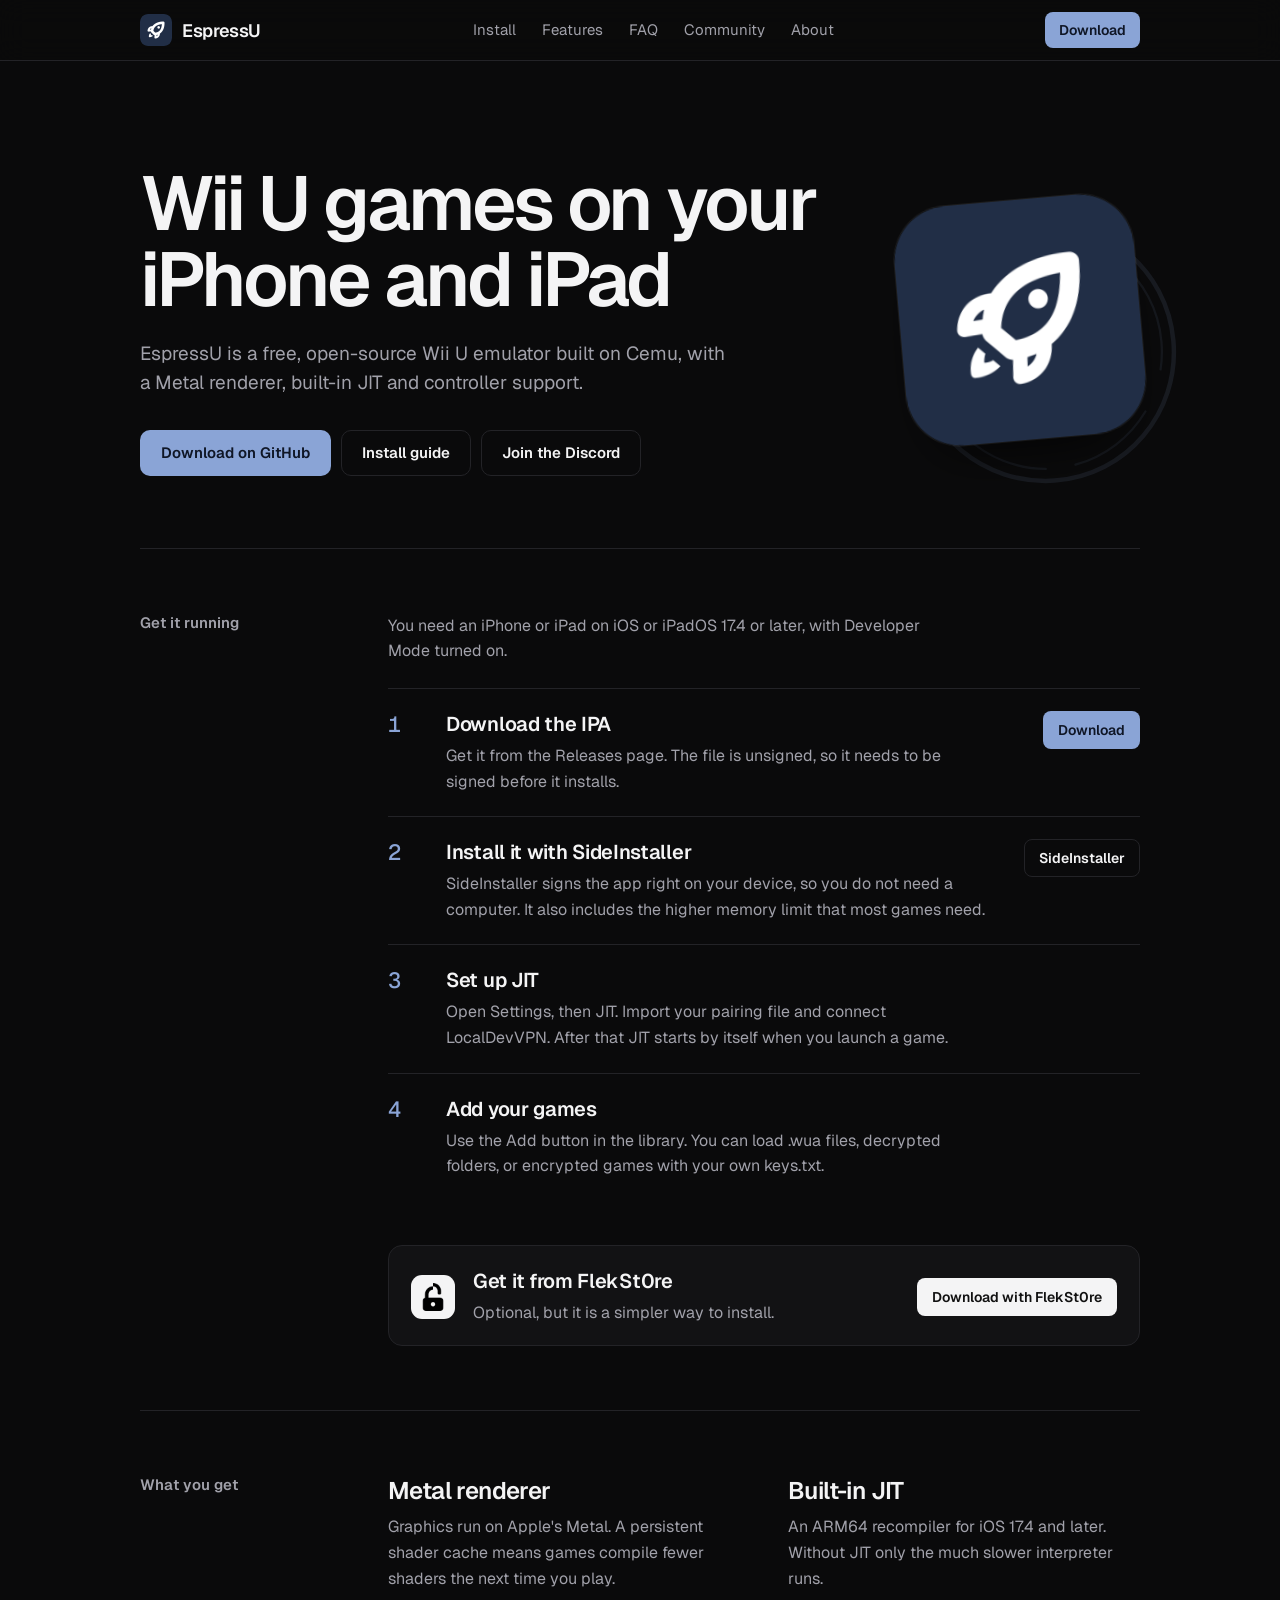
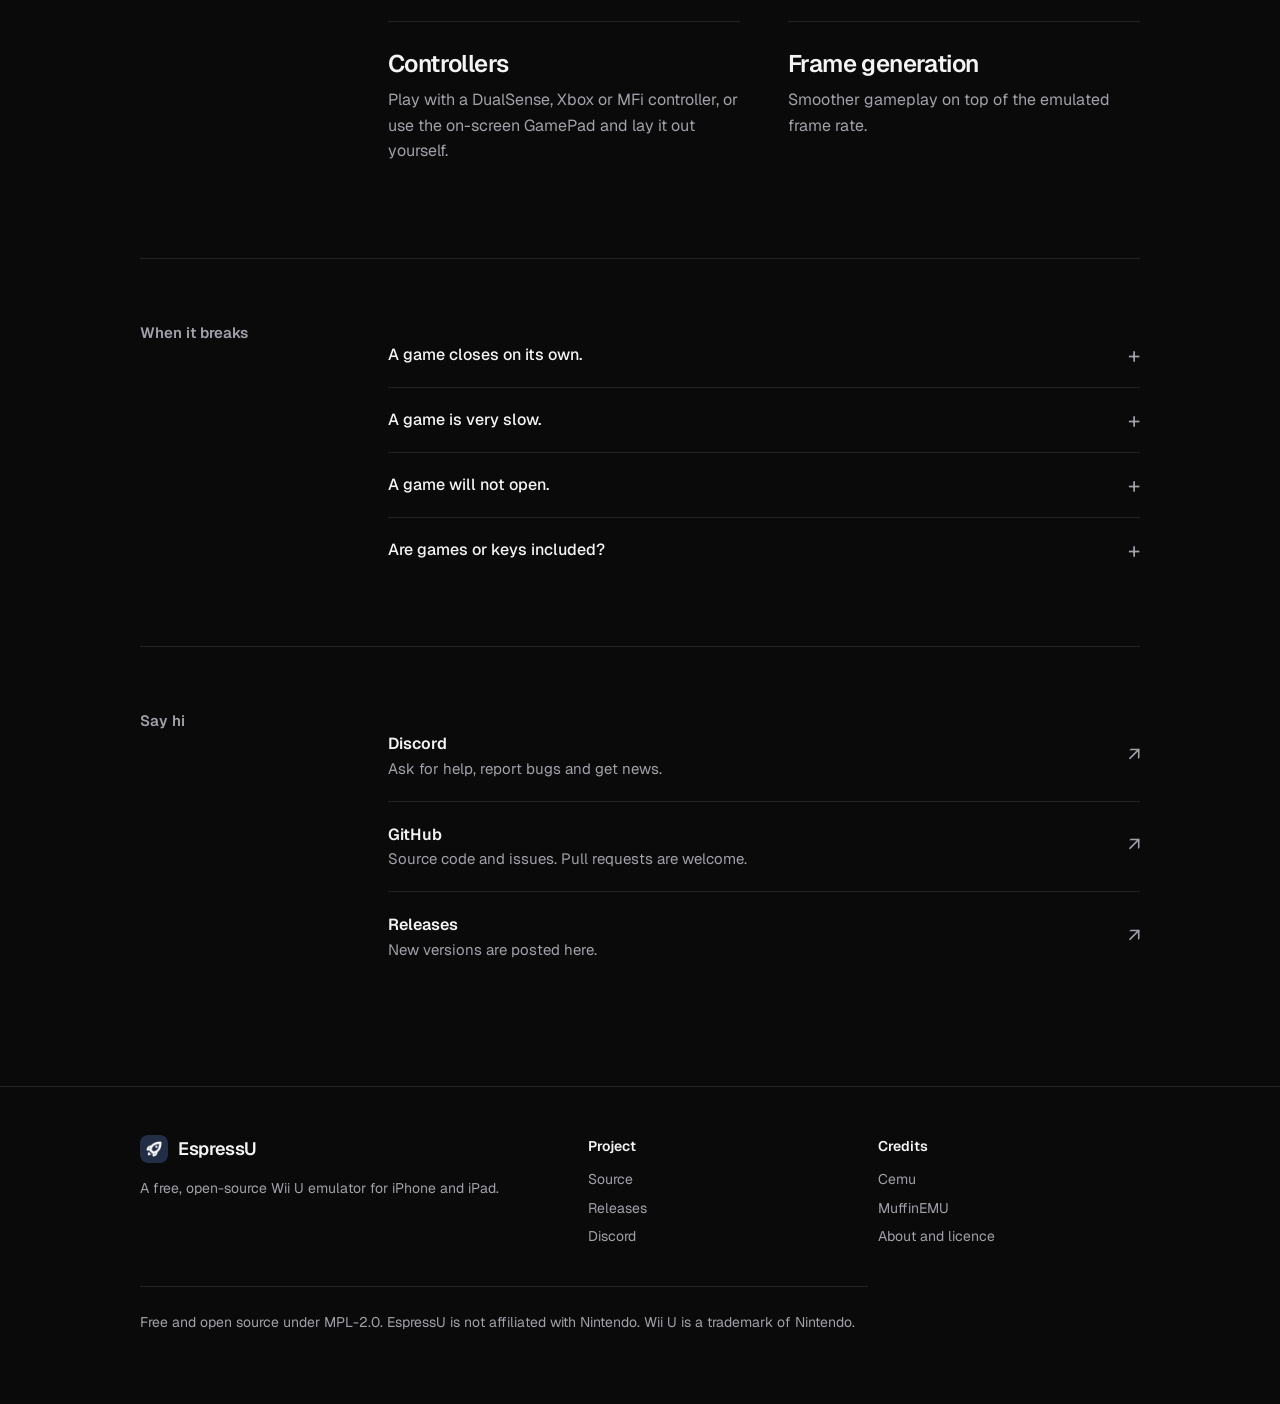
<file: index.html>
<!doctype html>
<html lang="en">
<head>
<meta charset="utf-8">
<meta name="viewport" content="width=device-width, initial-scale=1, viewport-fit=cover">
<title>EspressU - Wii U emulator for iPhone and iPad</title>
<link rel="icon" href="assets/icon.png">
<meta name="description" content="EspressU is a free, open-source Wii U emulator for iPhone and iPad, built on Cemu. Bring your own legally dumped games.">

<meta name="color-scheme" content="dark">
<meta property="og:title" content="EspressU - Wii U emulator for iPhone and iPad"><meta property="og:description" content="EspressU is a free, open-source Wii U emulator for iPhone and iPad, built on Cemu. Bring your own legally dumped games."><meta property="og:image" content="assets/icon.png">
<link rel="preconnect" href="https://fonts.googleapis.com"><link rel="preconnect" href="https://fonts.gstatic.com" crossorigin>
<link href="https://fonts.googleapis.com/css2?family=Geist:wght@400;500;600;700&family=Geist+Mono:wght@500&display=swap" rel="stylesheet">
<link rel="stylesheet" href="assets/style.css">
</head>
<body>
<a class="skip" href="#main">Skip to content</a>
<header class="bar"><div class="bar-in">
  <a class="brand" href="index.html" aria-label="EspressU home"><img src="assets/icon.png" width="32" height="32" alt="">EspressU</a>
  <nav class="main" id="nav" aria-label="Main"><a href="index.html#install">Install</a><a href="index.html#features">Features</a><a href="index.html#faq">FAQ</a><a href="index.html#community">Community</a><a href="about.html">About</a></nav>
  <div class="tools"><a class="get" href="https://github.com/EspressU/EspressU-Emu/releases">Download</a>
  <button class="icon-btn burger" id="burger" type="button" aria-label="Open menu" aria-expanded="false" aria-controls="nav"><svg viewBox="0 0 24 24" width="20" height="20" fill="none" stroke="currentColor" stroke-width="1.8" stroke-linecap="round" stroke-linejoin="round" aria-hidden="true"><path d="M4 7h16M4 12h16M4 17h16"/></svg></button></div>
</div></header>
<div class="wrap">
<main id="main">
<div class="hero">
  <div>
    <h1>Wii U games on your iPhone and iPad</h1>
    <p class="lead">EspressU is a free, open-source Wii U emulator built on Cemu, with a Metal renderer, built-in JIT and controller support.</p>
    <div class="cta"><a class="btn main" href="https://github.com/EspressU/EspressU-Emu/releases">Download on GitHub</a><a class="btn alt" href="#install">Install guide</a><a class="btn alt" href="https://discord.gg/HPRJGXTEt8">Join the Discord</a></div>
  </div>
  <div class="art"><img src="assets/icon.png" alt="EspressU app icon"></div>
</div>
<section class="sec" id="install"><h2>Get it running</h2><div class="sec-body"><p class="intro" style="margin-bottom:24px">You need an iPhone or iPad on iOS or iPadOS 17.4 or later, with Developer Mode turned on.</p><ol class="steps"><li><span class="n">1</span><div><h3>Download the IPA</h3><p>Get it from the Releases page. The file is unsigned, so it needs to be signed before it installs.</p></div><div class="act"><a class="mini dl" href="https://github.com/EspressU/EspressU-Emu/releases">Download</a></div></li><li><span class="n">2</span><div><h3>Install it with SideInstaller</h3><p>SideInstaller signs the app right on your device, so you do not need a computer. It also includes the higher memory limit that most games need.</p></div><div class="act"><a class="mini" href="https://sideinstaller.net/">SideInstaller</a></div></li><li><span class="n">3</span><div><h3>Set up JIT</h3><p>Open Settings, then JIT. Import your pairing file and connect LocalDevVPN. After that JIT starts by itself when you launch a game.</p></div><div class="act"></div></li><li><span class="n">4</span><div><h3>Add your games</h3><p>Use the Add button in the library. You can load .wua files, decrypted folders, or encrypted games with your own keys.txt.</p></div><div class="act"></div></li></ol><ol class="steps alt-src"><li><span class="n"><img src="assets/flekstore.png" alt="" width="28" height="28"></span><div><h3>Get it from FlekSt0re</h3><p>Optional, but it is a simpler way to install.</p></div><div class="act"><a class="mini flek" href="https://flekstore.com/espressu">Download with FlekSt0re</a></div></li></ol></div></section>
<section class="sec" id="features"><h2>What you get</h2><div class="sec-body"><dl class="rows"><div><dt>Metal renderer</dt><dd>Graphics run on Apple's Metal. A persistent shader cache means games compile fewer shaders the next time you play.</dd></div><div><dt>Built-in JIT</dt><dd>An ARM64 recompiler for iOS 17.4 and later. Without JIT only the much slower interpreter runs.</dd></div><div><dt>Controllers</dt><dd>Play with a DualSense, Xbox or MFi controller, or use the on-screen GamePad and lay it out yourself.</dd></div><div><dt>Frame generation</dt><dd>Smoother gameplay on top of the emulated frame rate.</dd></div></dl></div></section>
<section class="sec" id="faq"><h2>When it breaks</h2><div class="sec-body"><details><summary>A game closes on its own.</summary><p>It most likely ran out of memory. Install EspressU with SideInstaller, which raises the limit.</p></details><details><summary>A game is very slow.</summary><p>JIT is probably off. Check that LocalDevVPN is connected and that the pairing file is imported.</p></details><details><summary>A game will not open.</summary><p>Encrypted games need your own keys.txt. Games can also be .wua files or decrypted folders.</p></details><details><summary>Are games or keys included?</summary><p>No. You need your own dumps from your own Wii U.</p></details></div></section>
<section class="sec" id="community"><h2>Say hi</h2><div class="sec-body"><ul class="links"><li><a href="https://discord.gg/HPRJGXTEt8"><span><b>Discord</b><small>Ask for help, report bugs and get news.</small></span><i aria-hidden="true">&nearr;</i></a></li><li><a href="https://github.com/EspressU/EspressU-Emu"><span><b>GitHub</b><small>Source code and issues. Pull requests are welcome.</small></span><i aria-hidden="true">&nearr;</i></a></li><li><a href="https://github.com/EspressU/EspressU-Emu/releases"><span><b>Releases</b><small>New versions are posted here.</small></span><i aria-hidden="true">&nearr;</i></a></li></ul></div></section>
</main>
</div>
<footer><div class="wrap">
  <div class="foot-grid">
    <div><a class="brand" href="index.html"><img src="assets/icon.png" width="28" height="28" alt="">EspressU</a>
      <p>A free, open-source Wii U emulator for iPhone and iPad.</p></div>
    <div><p class="ft">Project</p><a href="https://github.com/EspressU/EspressU-Emu">Source</a><a href="https://github.com/EspressU/EspressU-Emu/releases">Releases</a><a href="https://discord.gg/HPRJGXTEt8">Discord</a></div>
    <div><p class="ft">Credits</p><a href="https://github.com/cemu-project/Cemu">Cemu</a><a href="https://github.com/MuffinEMU/Muffin-EMU">MuffinEMU</a><a href="about.html">About and licence</a></div>
  </div>
  <p class="legal">Free and open source under MPL-2.0. EspressU is not affiliated with Nintendo. Wii U is a trademark of Nintendo.</p>
</div></footer>
<script src="assets/site.js"></script>
</body>
</html>
</file>
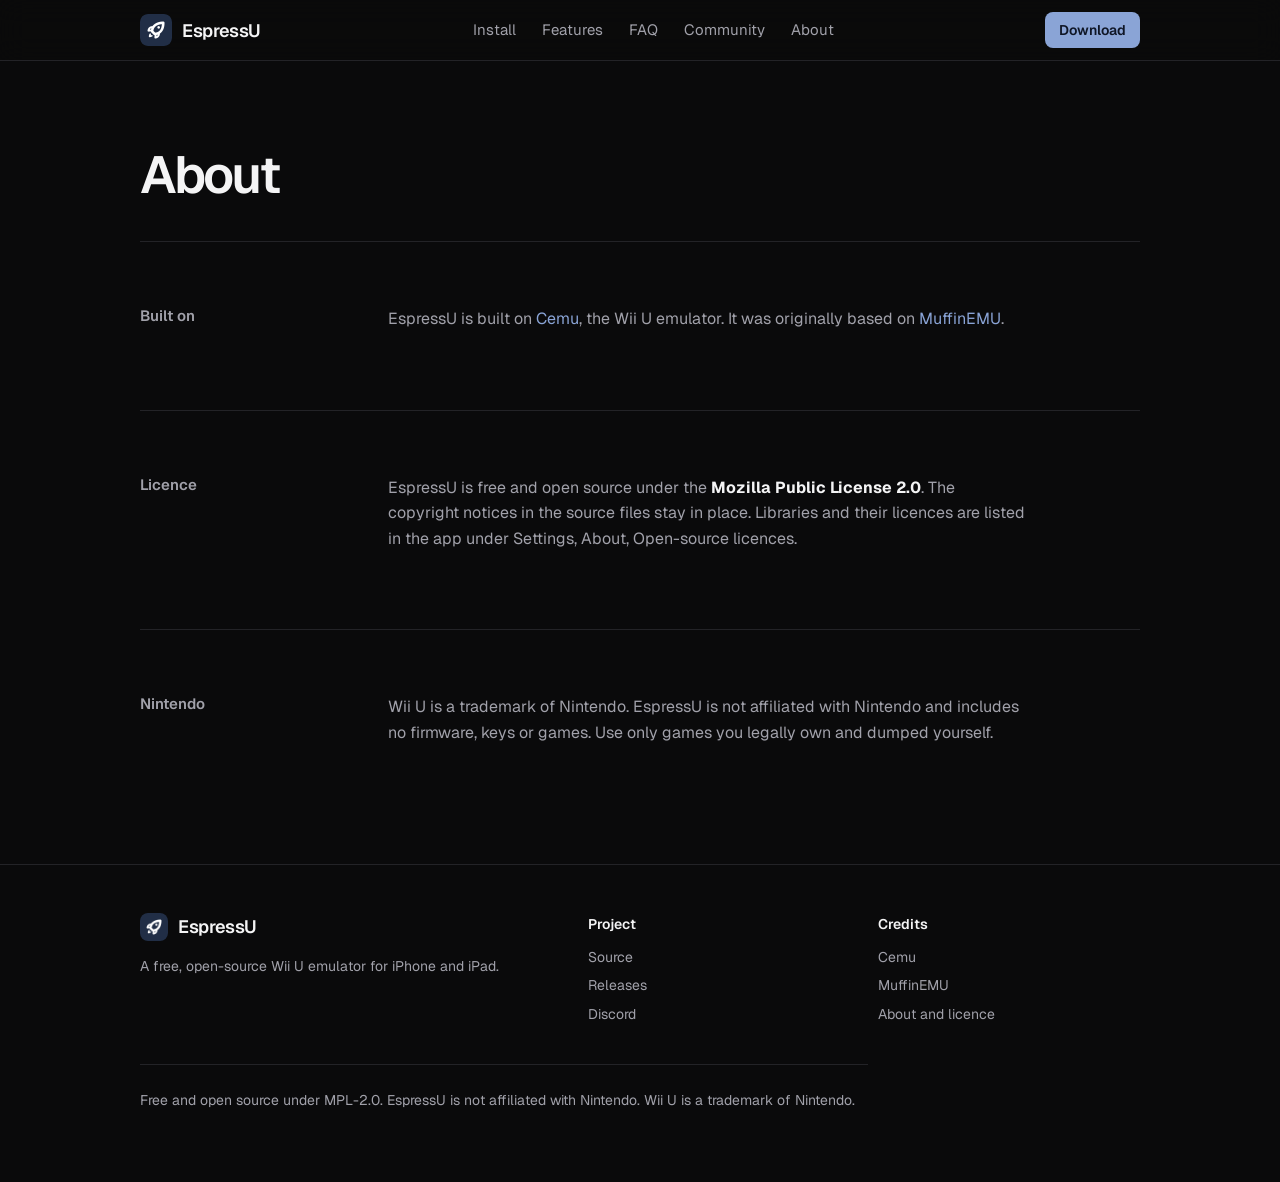
<file: about.html>
<!doctype html>
<html lang="en">
<head>
<meta charset="utf-8">
<meta name="viewport" content="width=device-width, initial-scale=1, viewport-fit=cover">
<title>About - EspressU</title>
<link rel="icon" href="assets/icon.png">
<meta name="description" content="What EspressU is built on, how it is licensed, and its credits.">

<meta name="color-scheme" content="dark">
<meta property="og:title" content="About - EspressU"><meta property="og:description" content="What EspressU is built on, how it is licensed, and its credits."><meta property="og:image" content="assets/icon.png">
<link rel="preconnect" href="https://fonts.googleapis.com"><link rel="preconnect" href="https://fonts.gstatic.com" crossorigin>
<link href="https://fonts.googleapis.com/css2?family=Geist:wght@400;500;600;700&family=Geist+Mono:wght@500&display=swap" rel="stylesheet">
<link rel="stylesheet" href="assets/style.css">
</head>
<body>
<a class="skip" href="#main">Skip to content</a>
<header class="bar"><div class="bar-in">
  <a class="brand" href="index.html" aria-label="EspressU home"><img src="assets/icon.png" width="32" height="32" alt="">EspressU</a>
  <nav class="main" id="nav" aria-label="Main"><a href="index.html#install">Install</a><a href="index.html#features">Features</a><a href="index.html#faq">FAQ</a><a href="index.html#community">Community</a><a href="about.html">About</a></nav>
  <div class="tools"><a class="get" href="https://github.com/EspressU/EspressU-Emu/releases">Download</a>
  <button class="icon-btn burger" id="burger" type="button" aria-label="Open menu" aria-expanded="false" aria-controls="nav"><svg viewBox="0 0 24 24" width="20" height="20" fill="none" stroke="currentColor" stroke-width="1.8" stroke-linecap="round" stroke-linejoin="round" aria-hidden="true"><path d="M4 7h16M4 12h16M4 17h16"/></svg></button></div>
</div></header>
<div class="wrap">
<main id="main">
<div class="page-hero"><h1>About</h1></div>
<section class="sec"><h2>Built on</h2><div class="sec-body prose"><p>EspressU is built on <a href="https://github.com/cemu-project/Cemu">Cemu</a>, the Wii U emulator. It was originally based on <a href="https://github.com/MuffinEMU/Muffin-EMU">MuffinEMU</a>.</p></div></section>
<section class="sec"><h2>Licence</h2><div class="sec-body prose"><p>EspressU is free and open source under the <strong>Mozilla Public License 2.0</strong>. The copyright notices in the source files stay in place. Libraries and their licences are listed in the app under Settings, About, Open-source licences.</p></div></section>
<section class="sec"><h2>Nintendo</h2><div class="sec-body prose"><p>Wii U is a trademark of Nintendo. EspressU is not affiliated with Nintendo and includes no firmware, keys or games. Use only games you legally own and dumped yourself.</p></div></section>
</main>
</div>
<footer><div class="wrap">
  <div class="foot-grid">
    <div><a class="brand" href="index.html"><img src="assets/icon.png" width="28" height="28" alt="">EspressU</a>
      <p>A free, open-source Wii U emulator for iPhone and iPad.</p></div>
    <div><p class="ft">Project</p><a href="https://github.com/EspressU/EspressU-Emu">Source</a><a href="https://github.com/EspressU/EspressU-Emu/releases">Releases</a><a href="https://discord.gg/HPRJGXTEt8">Discord</a></div>
    <div><p class="ft">Credits</p><a href="https://github.com/cemu-project/Cemu">Cemu</a><a href="https://github.com/MuffinEMU/Muffin-EMU">MuffinEMU</a><a href="about.html">About and licence</a></div>
  </div>
  <p class="legal">Free and open source under MPL-2.0. EspressU is not affiliated with Nintendo. Wii U is a trademark of Nintendo.</p>
</div></footer>
<script src="assets/site.js"></script>
</body>
</html>
</file>
<file: assets/style.css>
:root{
  color-scheme:dark;
  --bg:#0a0a0b; --bg2:#141416; --card:#121214; --line:#232327;
  --fg:#f4f4f5; --muted:#a1a1aa; --accent:#8aa4d6; --accent2:#aec2e8; --on:#0f1626;
  --glass:rgba(10,10,11,.8);
}
*{box-sizing:border-box}
html{scroll-behavior:smooth;scroll-padding-top:80px}
@media (prefers-reduced-motion:reduce){html{scroll-behavior:auto}*{transition:none!important}}
body{margin:0;background:var(--bg);color:var(--fg);font:16px/1.6 'Geist',system-ui,sans-serif;-webkit-font-smoothing:antialiased;
  padding-left:max(16px,env(safe-area-inset-left,0px));padding-right:max(16px,env(safe-area-inset-right,0px))}
a{color:inherit}
:focus-visible{outline:2px solid var(--accent);outline-offset:3px;border-radius:6px}
.wrap{max-width:1000px;margin:0 auto}
.skip{position:absolute;left:-999px;top:8px;background:var(--accent);color:var(--on);padding:8px 14px;border-radius:8px;z-index:50}
.skip:focus{left:8px}

/* header */
.bar{position:sticky;top:0;z-index:40;margin:0 calc(50% - 50vw);padding:0 max(16px,calc(50vw - 500px));background:var(--glass);
  backdrop-filter:blur(14px);-webkit-backdrop-filter:blur(14px);border-bottom:1px solid var(--line)}
.bar-in{display:flex;align-items:center;justify-content:space-between;gap:12px;height:60px}
.brand{display:inline-flex;align-items:center;gap:10px;font:600 18px 'Geist',sans-serif;text-decoration:none;letter-spacing:-.02em}
.brand img{border-radius:8px}
nav.main{display:flex;gap:2px}
nav.main a{padding:8px 12px;border-radius:8px;text-decoration:none;color:var(--muted);font-size:15px;transition:color .15s}
nav.main a:hover{color:var(--fg)}
.tools{display:flex;gap:8px;align-items:center}
.icon-btn{width:38px;height:38px;padding:0;-webkit-appearance:none;appearance:none;border-radius:8px;border:1px solid var(--line);background:none;color:var(--fg);display:grid;place-items:center;cursor:pointer}
.burger{display:none}
.get{display:inline-flex;align-items:center;height:36px;padding:0 14px;border-radius:8px;font-weight:600;font-size:14px;text-decoration:none;background:var(--accent);color:var(--on)}
.get:hover{background:var(--accent2)}

/* buttons */
.cta{display:flex;gap:10px;flex-wrap:wrap}
.btn{display:inline-flex;align-items:center;justify-content:center;min-height:46px;padding:0 20px;border-radius:10px;font:600 15px 'Geist',sans-serif;text-decoration:none;border:1px solid var(--line);color:inherit;background:none;cursor:pointer}
.btn.main{background:var(--accent);color:var(--on);border-color:transparent}
.btn.main:hover{background:var(--accent2)}
.btn.alt:hover{background:var(--card);border-color:var(--muted)}
.mini{display:inline-flex;align-items:center;justify-content:center;min-height:38px;padding:0 14px;border-radius:8px;border:1px solid var(--line);font:600 14px 'Geist',sans-serif;text-decoration:none;color:inherit;white-space:nowrap}
.mini:hover{border-color:var(--muted);background:var(--card)}
.mini.dl{background:var(--accent);color:var(--on);border-color:transparent}
.mini.dl:hover{background:var(--accent2)}

/* hero */
.hero{display:grid;grid-template-columns:1fr auto;gap:64px;align-items:center;padding:104px 0 72px}
.hero>*{min-width:0}
h1{font:600 clamp(40px,6.6vw,76px)/1 'Geist',sans-serif;letter-spacing:-.04em;margin:0 0 22px;text-wrap:balance}
.lead{font-size:19px;line-height:1.55;color:var(--muted);max-width:31em;margin:0 0 32px}
.specs{display:grid;grid-template-columns:repeat(4,1fr);border:1px solid var(--line);border-radius:14px;margin:0 0 24px}
.specs div{padding:20px 22px;border-left:1px solid var(--line)}
.specs div:first-child{border-left:0}
.specs b{display:block;font:600 24px 'Geist',sans-serif;letter-spacing:-.03em}
.specs span{color:var(--muted);font-size:14px}
.meta{margin:22px 0 0;color:var(--muted);font:500 13px 'Geist Mono',monospace;letter-spacing:.02em}
.art img{display:block;width:240px;height:auto;border-radius:22.5%;box-shadow:0 0 0 1px rgba(255,255,255,.07),0 30px 60px -30px #000}

/* sections */
.sec{display:grid;grid-template-columns:200px 1fr;gap:48px;padding:64px 0;border-top:1px solid var(--line)}
.sec>*{min-width:0}
h2{font:600 15px 'Geist',sans-serif;letter-spacing:0;margin:0;color:var(--muted);position:sticky;top:96px;align-self:start}
.intro{margin:0 0 32px;color:var(--muted);max-width:34em}
.prose p{margin:0 0 14px;color:var(--muted);max-width:40em}
.prose strong{color:var(--fg)}
.prose a,.legal a{color:var(--accent)}

ol.steps{list-style:none;margin:0;padding:0}
ol.steps li{display:grid;grid-template-columns:40px 1fr auto;gap:18px;align-items:start;padding:22px 0;border-top:1px solid var(--line)}
ol.steps li:first-child{padding-top:22px}
.n{font:500 22px 'Geist Mono',monospace;color:var(--accent);line-height:1.2}
ol.steps h3{margin:0 0 6px;font:600 20px 'Geist',sans-serif;letter-spacing:-.015em}
ol.steps p{margin:0;color:var(--muted);max-width:34em}
.act{display:flex;gap:8px;flex-wrap:wrap;justify-content:flex-end}

dl.rows{margin:0;display:grid;grid-template-columns:1fr 1fr;gap:0 48px}
dl.rows>div{padding:26px 0 30px;border-top:1px solid var(--line)}
dl.rows>div:nth-child(-n+2){border-top:0;padding-top:0}
dt{font:600 24px 'Geist',sans-serif;letter-spacing:-.025em;margin-bottom:8px}
dd{margin:0;color:var(--muted);max-width:36em}

details{border-top:1px solid var(--line)}
details:first-child{border-top:0}
summary{cursor:pointer;padding:18px 0;font-weight:500;list-style:none;display:flex;justify-content:space-between;gap:16px;align-items:center}
summary::-webkit-details-marker{display:none}
summary::after{content:"+";font:400 22px 'Geist';color:var(--muted);transition:transform .2s}
details[open] summary::after{transform:rotate(45deg)}
details p{margin:0 0 18px;color:var(--muted);max-width:38em}

ul.links{list-style:none;margin:0;padding:0}
.links li{border-top:1px solid var(--line)}
.links li:first-child{border-top:0}
.links a{display:flex;justify-content:space-between;align-items:center;gap:16px;padding:20px 0;text-decoration:none}
.links b{display:block;font-weight:600}
.links small{display:block;color:var(--muted);font-size:15px}
.links i{font-style:normal;color:var(--muted);font-size:20px;transition:transform .15s,color .15s}
.links a:hover i{color:var(--accent);transform:translate(2px,-2px)}

.page-hero{padding:88px 0 40px}
.page-hero h1{font-size:clamp(36px,5vw,52px);margin:0}

/* footer */
footer{margin:40px calc(50% - 50vw) 0;padding:48px max(16px,calc(50vw - 500px)) 64px;border-top:1px solid var(--line);color:var(--muted);font-size:14px}
footer p{margin:6px 0}
.foot-grid{display:grid;grid-template-columns:1.6fr 1fr 1fr;gap:28px;align-items:start}
.foot-grid .brand{margin-bottom:8px;color:var(--fg)}
.foot-grid .ft{margin:0 0 8px;color:var(--fg);font-weight:600}
.foot-grid a:not(.brand){display:block;color:var(--muted);text-decoration:none;padding:3px 0}
.foot-grid a:not(.brand):hover{color:var(--fg)}
.legal{margin-top:36px!important;padding-top:24px;border-top:1px solid var(--line);max-width:52em}

@media (max-width:820px){
  nav.main{position:absolute;left:0;right:0;top:60px;flex-direction:column;padding:8px max(16px,env(safe-area-inset-left,0px)) 14px;background:var(--bg);border-bottom:1px solid var(--line);display:none}
  nav.main.open{display:flex}
  nav.main a{padding:12px 4px;font-size:16px}
  .burger{display:grid}
  .get{display:none}
  .hero{grid-template-columns:1fr;gap:28px;padding:40px 0 64px}
  .art{order:-1}
  .art img{width:84px}
  .sec{grid-template-columns:1fr;gap:20px;padding:48px 0}
  h2{position:static}
  dl.rows{grid-template-columns:1fr}
  dl.rows>div:nth-child(2){border-top:1px solid var(--line);padding-top:26px}
  .specs{grid-template-columns:1fr 1fr}
  .specs div:nth-child(3){border-left:0}
  .specs div:nth-child(n+3){border-top:1px solid var(--line)}
  ol.steps li{grid-template-columns:24px 1fr}
  ol.steps .act{grid-column:2;justify-content:flex-start}
  .foot-grid{grid-template-columns:1fr}
  .page-hero{padding:48px 0 16px}
}

/* motion */
.btn,.mini,.get{transition:background .15s,border-color .15s,transform .12s}
.btn:active,.mini:active,.get:active{transform:scale(.97)}
nav.main a{position:relative}
nav.main a::after{content:"";position:absolute;left:12px;right:12px;bottom:4px;height:1px;background:var(--fg);transform:scaleX(0);transform-origin:left;transition:transform .2s}
nav.main a:hover::after{transform:scaleX(1)}
.specs div{transition:background .2s}
.specs div:hover{background:var(--card)}
.n{transition:transform .2s}
ol.steps li:hover .n{transform:translateX(4px)}
dt{transition:color .2s}
dl.rows>div:hover dt{color:var(--accent)}
summary{transition:color .15s}
summary:hover{color:var(--accent)}
.links a:hover b{color:var(--accent)}
.legal a,.prose a{text-decoration:underline;text-decoration-color:transparent;text-underline-offset:3px;transition:text-decoration-color .15s}
.legal a:hover,.prose a:hover{text-decoration-color:currentColor}

.js .reveal{opacity:0;transform:translateY(14px);transition:opacity .6s ease,transform .6s cubic-bezier(.2,.7,.2,1)}
.js .reveal.in{opacity:1;transform:none}
@media (prefers-reduced-motion:reduce){.js .reveal{opacity:1;transform:none}}

.art{perspective:700px}
.tilt{position:relative;border-radius:22.5%;transform-style:preserve-3d;transition:transform .5s cubic-bezier(.2,.7,.2,1);will-change:transform}
.tilt.live{transition:transform .08s linear}
.tilt::after{content:"";position:absolute;inset:0;border-radius:inherit;pointer-events:none;opacity:0;transition:opacity .3s;
  background:radial-gradient(circle at var(--mx,50%) var(--my,50%),rgba(255,255,255,.22),transparent 55%)}
.tilt.live::after{opacity:1}

@media (prefers-reduced-motion:reduce){.tilt{transition:transform .5s cubic-bezier(.2,.7,.2,1)!important}.tilt.live{transition:transform .08s linear!important}.tilt::after{transition:opacity .3s!important}}

/* mobile refinements */
@media (max-width:820px){
  html{-webkit-tap-highlight-color:transparent;scroll-padding-top:68px}
  .bar-in{height:56px}
  .get{display:inline-flex}
  nav.main{top:56px;padding-top:4px}
  nav.main a{padding:15px 4px;border-bottom:1px solid var(--line);font-size:17px}
  nav.main a:last-child{border-bottom:0}
  nav.main a::after{display:none}
  .hero{padding:32px 0 48px;gap:22px}
  h1{font-size:clamp(34px,10vw,44px);letter-spacing:-.035em}
  .lead{font-size:17px;margin-bottom:24px}
  .cta{display:grid;grid-template-columns:1fr 1fr;gap:10px}
  .cta .btn{width:100%}
  .cta .btn.main{grid-column:1/-1}
  .specs{margin-bottom:8px}
  .specs div{padding:16px 16px}
  .specs b{font-size:21px}
  .sec{padding:40px 0;gap:16px}
  ol.steps li{padding:20px 0;gap:6px 14px}
  ol.steps .act{margin-top:10px}
  ol.steps .mini{min-height:44px;padding:0 18px}
  dt{font-size:21px}
  dl.rows>div{padding:20px 0 22px}
  summary{padding:20px 0;font-size:17px}
  .links a{padding:18px 0}
  .foot-grid{grid-template-columns:1fr 1fr;gap:28px 20px}
  .foot-grid>div:first-child{grid-column:1/-1}
  footer{padding:36px max(16px,calc(50vw - 500px)) 48px}
  .legal{margin-top:28px!important}
  .page-hero{padding:40px 0 8px}
}
@media (max-width:340px){.cta{grid-template-columns:1fr}}

/* character */
.art{position:relative;rotate:-5deg}
.art::before{content:"";position:absolute;width:300px;height:300px;right:-52px;bottom:-64px;z-index:-1;opacity:.5;pointer-events:none;
  background:url("data:image/svg+xml,%3Csvg xmlns='http://www.w3.org/2000/svg' viewBox='0 0 200 200' fill='none' stroke='%238aa4d6' stroke-linecap='round'%3E%3Cpath d='M100 14c47 0 86 38 86 86s-39 87-87 86C52 185 14 148 14 100 14 55 50 15 100 14z' stroke-width='3' stroke-opacity='.22'/%3E%3Cpath d='M101 22c42 1 77 34 77 78 0 43-35 78-79 78-42-1-76-35-76-78 0-42 35-79 78-78z' stroke-width='1.5' stroke-opacity='.18' stroke-dasharray='140 30 60 20'/%3E%3C/svg%3E") center/contain no-repeat}
.hero{position:relative;z-index:0}
@media (max-width:820px){.art{rotate:-4deg}.art::before{width:150px;height:150px;right:-20px;bottom:-24px}}

body{overflow-x:clip}
@media (max-width:820px){.art::before{right:auto;left:30px;bottom:-30px;width:120px;height:120px}}

@media (max-width:820px){.art{rotate:0deg}.art::before{display:none}}

.mini.flek{gap:8px;background:var(--fg);color:#111;border-color:transparent;transition:none}
.mini.flek:hover{background:var(--fg);border-color:transparent}
.mini.flek:active{transform:none}
ol.alt-src{margin:44px 0 0;border:1px solid var(--line);border-radius:14px;background:var(--card)}
ol.alt-src li{border-top:0;padding:20px 22px;align-items:center;grid-template-columns:44px 1fr auto}
ol.alt-src li:hover .n{transform:none}
ol.alt-src .n{display:flex;align-items:center;justify-content:center;width:44px;height:44px;border-radius:11px;background:var(--fg)}
ol.alt-src .n img{display:block}
@media (max-width:820px){ol.alt-src li{grid-template-columns:44px 1fr}}
</file>
